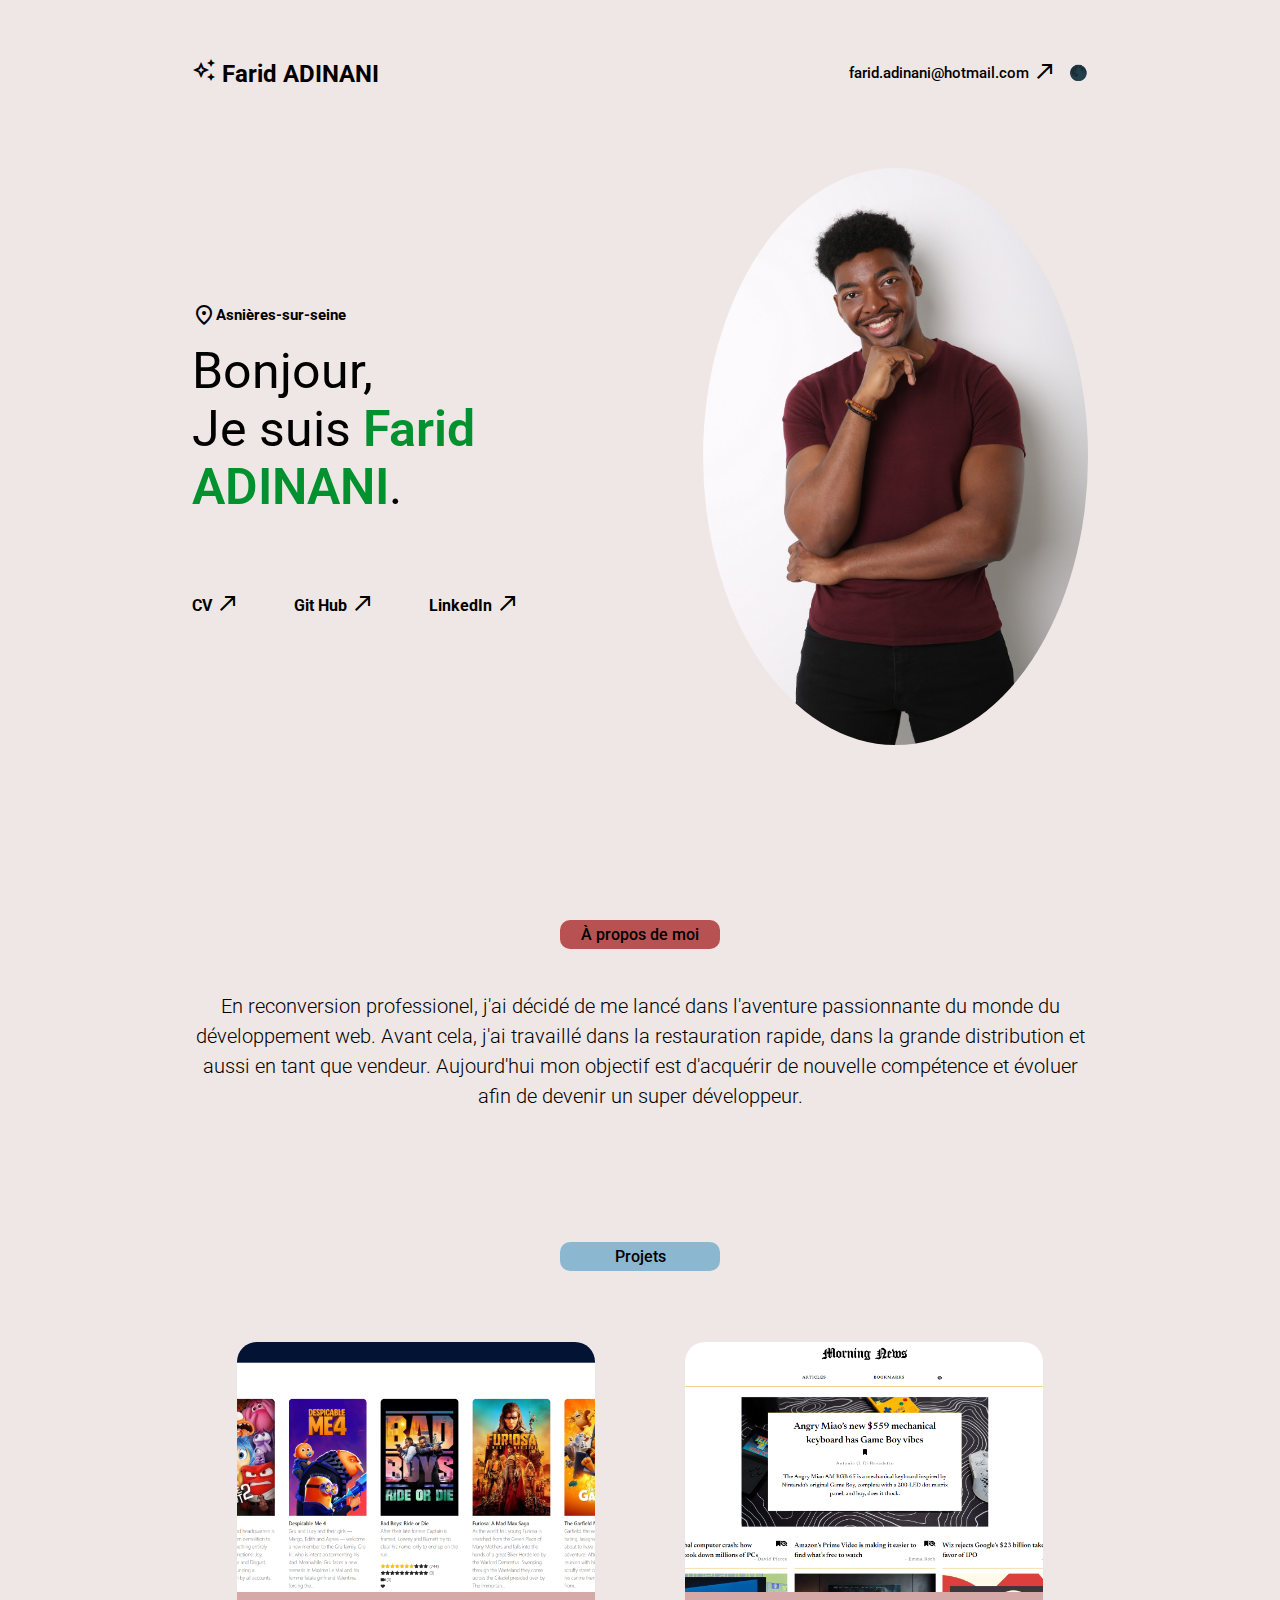
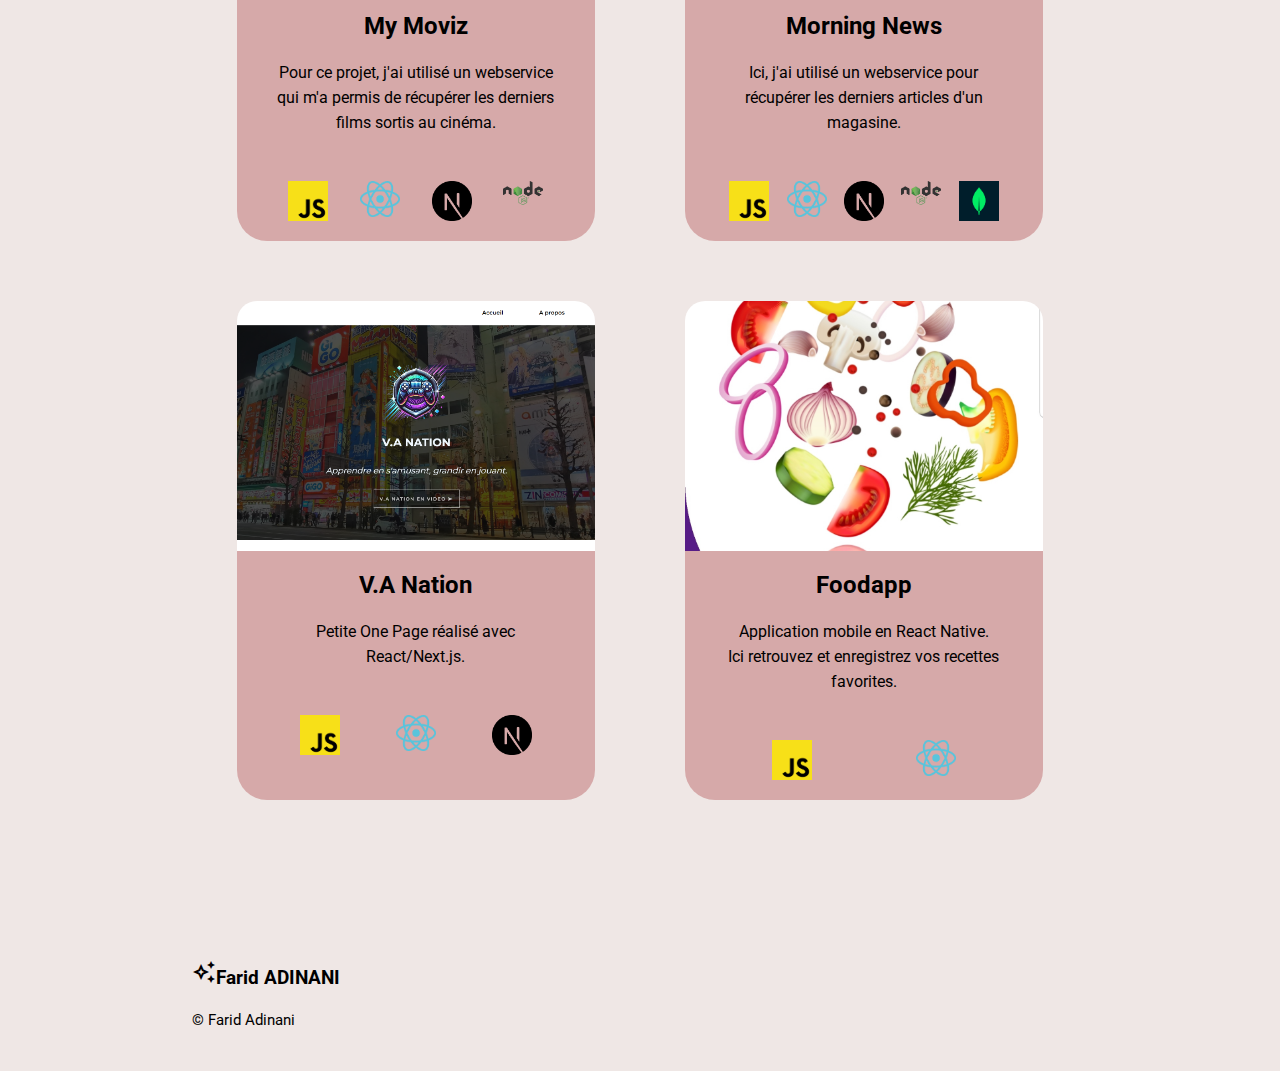
<file: index.html>
<!DOCTYPE html>
<html lang="en">
  <head>
    <meta charset="UTF-8" />
    <meta http-equiv="X-UA-Compatible" content="IE=edge" />
    <meta name="viewport" content="width=device-width, initial-scale=1.0" />
    <link rel="stylesheet" href="style.css" />
    <link
      rel="stylesheet"
      href="https://fonts.googleapis.com/css2?family=Material+Symbols+Outlined:opsz,wght,FILL,GRAD@20..48,100..700,0..1,-50..200"
    />
    <title>Farid</title>
  </head>

  <body>
    <nav>
      <h2>
        <span class="material-symbols-outlined"> auto_awesome </span> Farid
        ADINANI
      </h2>

      <ul>
        <li>
          <a class="mail" href="mailto:farid.adinani@hotmail.com">farid.adinani@hotmail.com
          <span class="material-symbols-outlined"> north_east </span></a>
        </li>
        <!-- onclick: Attribut HTML qui permet de mettre du JS, ici on appelle la fonction crée sur la page JS-->
        <li id="dark-light-mode" onclick="changeDarkMode()">🌑</li>
      </ul>
    </nav>

    <header>
      <div class="header-left">
        <small
          ><span class="material-symbols-outlined"> location_on </span>
          Asnières-sur-seine
        </small>

        <h1>
          Bonjour, <br />
          Je suis <span id="name">Farid ADINANI</span>.
        </h1>

        <div class="links">
          <a href="./CV__FARID_ADINANI_Dev.pdf" download=""
            >CV <span class="material-symbols-outlined"> north_east </span>
          </a>

          <a href="https://github.com/FaridJx"
            >Git Hub <span class="material-symbols-outlined"> north_east </span>
          </a>

          <a href="https://www.linkedin.com/in/farid-adinani-124093252/"
            >LinkedIn
            <span class="material-symbols-outlined"> north_east </span>
          </a>
        </div>
      </div>

      <div class="header-right">
        <img src="assets/pdn.JPG" alt="pdp" />
      </div>
    </header>

    <section class="a-propos">
        <h4 class="onglet1">À propos de moi</h4>
      <p>
        En reconversion professionel, j'ai décidé de me lancé dans l'aventure passionnante du monde du développement web. Avant cela, j'ai travaillé dans la restauration rapide, dans la grande distribution et aussi en tant que vendeur. Aujourd'hui mon objectif est d'acquérir de nouvelle compétence et évoluer afin de devenir un super développeur. <br /><br />
      </p>
    </section>

    <section class="projets">
        <h4 class="onglet2">Projets</h4>
        <div class="all_cards">
          <div class="projet-card">
            <div class="cardImg">
             <a href="https://mymoviz-frontend-nine-kappa.vercel.app/" target="_blank"><img class="img-project" src="./assets/MyMoviz.png" alt="projet-film" /></a> 
            </div>
            <div class="cardDesc">
              <div>

                <h2>My Moviz</h2>
                <p>
                  Pour ce projet, j'ai utilisé un webservice qui m'a permis de récupérer les derniers films sortis au cinéma.
                </p>
              </div>
              <div class="stackList">
                <ul>
                  <li><img src="./assets/JavaScript_logo.png" alt=""></li>
                  <li><img src="./assets/reactlogo.png" alt=""></li>
                  <li><img src="./assets/next-js.png" alt=""></li>
                  <li><img src="./assets/nodejs.png" alt=""></li>
                </ul>
              </div>
            </div>
          </div>

          <div class="projet-card">
            <div class="cardImg">
              <a href="https://morningnews-frontend-topaz.vercel.app/" target="_blank"><img class="img-project" src="./assets/MorningNews.png" alt="projet-news" /></a> 
            </div>
            <div class="cardDesc">
              <div>
                <h2>Morning News</h2>
                <p>
                  Ici, j'ai utilisé un webservice pour récupérer les derniers articles d'un magasine.
                </p>
              </div>
              <div class="stackList">
                <ul>
                  <li><img src="./assets/JavaScript_logo.png" alt=""></li>
                  <li><img src="./assets/reactlogo.png" alt=""></li>
                  <li><img src="./assets/next-js.png" alt=""></li>
                  <li><img src="./assets/nodejs.png" alt=""></li>
                  <li><img src="./assets/mongodb.png" alt=""></li>
                </ul>
              </div>
            </div>
          </div>

          <div class="projet-card">
            <div class="cardImg">
              <a href="https://onepage-sigma.vercel.app/" target="_blank"><img class="img-project" src="./assets/VANation.png" alt="projet-vitrine" /></a> 
            </div>
            <div class="cardDesc">
              <div>

                <h2>V.A Nation</h2>
                <p>
                  Petite One Page réalisé avec React/Next.js.
                </p>
              </div>
              <div class="stackList">
                <ul>
                  <li><img src="./assets/JavaScript_logo.png" alt=""></li>
                  <li><img src="./assets/reactlogo.png" alt=""></li>
                  <li><img src="./assets/next-js.png" alt=""></li>
                </ul>
              </div>
            </div>
          </div>

          <div class="projet-card">
            <div class="cardImg">
              <a href="https://qrfoodapp.vercel.app/" target="_blank"><img class="img-project" src="./assets/foodappScreen.jpg" alt="projet-foodapp" /></a> 
            </div>
            <div class="cardDesc">
              <div>

                <h2>Foodapp</h2>
                <p>
                  Application mobile en React Native.<br>
                  Ici retrouvez et enregistrez vos recettes favorites. 
                </p>
              </div>
              <div class="stackList">
                <ul>
                  <li><img src="./assets/JavaScript_logo.png" alt=""></li>
                  <li><img src="./assets/reactlogo.png" alt="React native"></li>
                </ul>
              </div>
            </div>
          </div>
        </div>
    </section>

    <footer>
      <h3>
        <span class="material-symbols-outlined"> auto_awesome </span>Farid
        ADINANI
      </h3>
      <p>&copy; Farid Adinani</p>
    </footer>


    <script src="script.js"></script>
  </body>
</html>
</file>
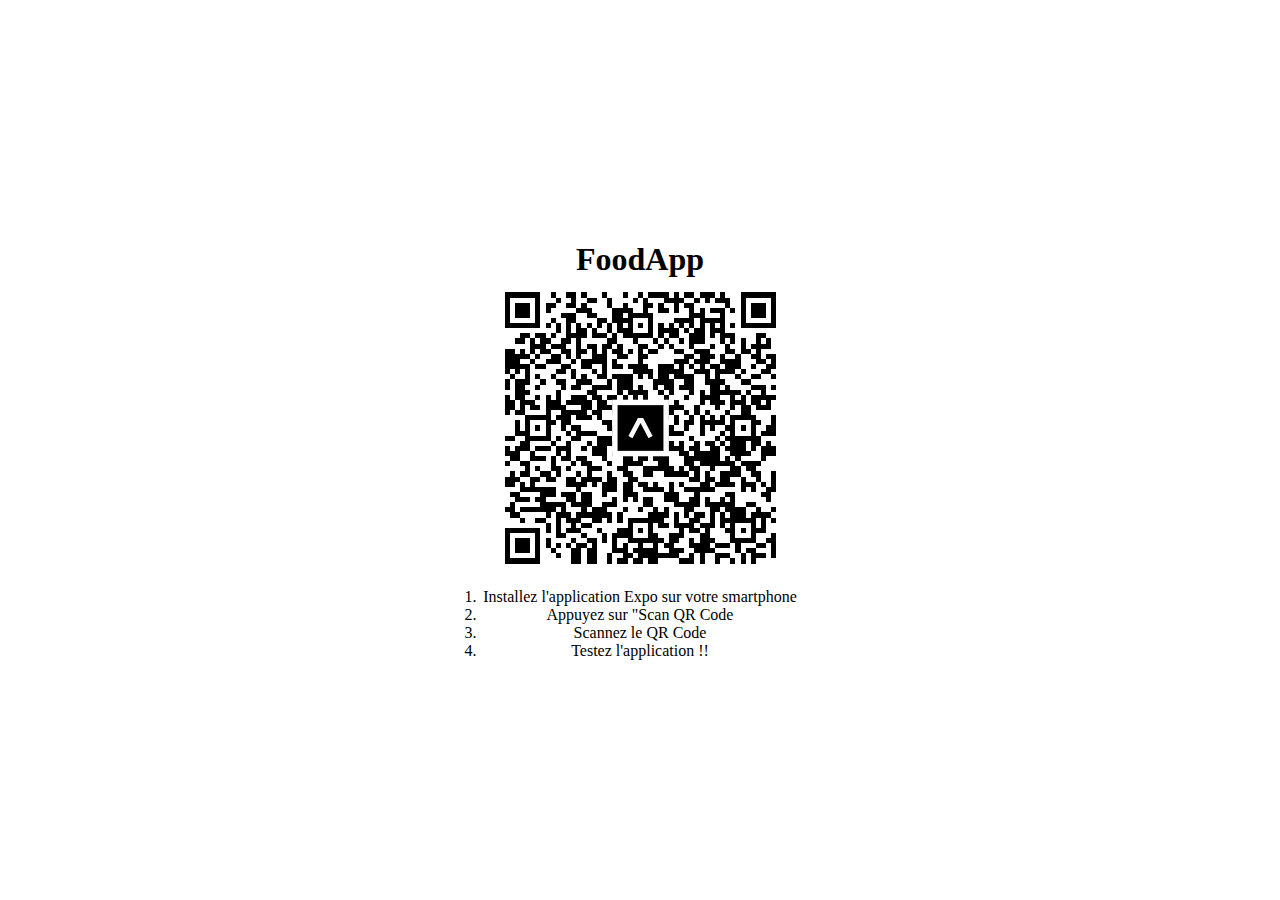
<file: qrcode.html>
<!DOCTYPE html>
<html lang="en">
<head>
    <meta charset="UTF-8">
    <meta name="viewport" content="width=device-width, initial-scale=1.0">
    <link
      rel="stylesheet"
      href="https://fonts.googleapis.com/css2?family=Material+Symbols+Outlined:opsz,wght,FILL,GRAD@20..48,100..700,0..1,-50..200"
    />
    <link rel="stylesheet" href="qrcode.css">
    <title>QR Code</title>
</head>
<body>
    <main>
        <h1>FoodApp</h1>
        <img src="/assets/foodapp_QR.png" alt="">
        <ol>
            <li>Installez l'application Expo sur votre smartphone</li>
            <li>Appuyez sur "Scan QR Code</li>
            <li>Scannez le QR Code</li>
            <li>Testez l'application !!</li>
        </ol>
    </main>
</body>
</html>
</file>
<file: style.css>
@import url('https://fonts.googleapis.com/css2?family=Roboto:wght@100;300;400;500&display=swap');

:root {
    --background-color: #efe7e5;
    --text-color: black;
}

body{
    font-family: 'Roboto', sans-serif;
    margin: 3% 15%;
    background-color: var(--background-color);
    color: var(--text-color);
}

p{
    /* Espace entre les lignes; */
    line-height: 25px;
}

ul{
    list-style: none;
}


nav{
    display: flex;
    justify-content: space-between;
    align-items: center;
}

nav ul{
    display: flex;
    align-items: center;
    font-weight: 500;
}

nav ul li{
    margin-left: 40px;
    cursor: pointer;
    position: relative;
    font-size: 15px;
}

nav ul li span{
    position: absolute;
    top: -5px;
    right: -28px;
}

nav ul li a{
    color: inherit;
    text-decoration: none;
}

header{
    margin-top: 60px;
    display: flex;
    justify-content: space-between;
    align-items: center;
}

header .header-left{
    flex: 6;
    margin-right: 50px;
}

header .header-left small{
    font-weight: bold;
    font-size: 15px;
    display: flex;
    align-items: center;
}

header .header-left h1{
    font-size: 50px;
    font-weight: 400;
    margin-top: 15px;
}

header .header-left .links {
    display: flex;
    margin-top: 80px;
    justify-content: space-between;
    width: 300px;
}

header .header-left .links a {
    /* inherit: prend la couleur initialement donnée (tout en haut) */
    /* margin-right: 50px; */
    position: relative;
    color: inherit;
    text-decoration: none;
    font-weight: bold;
    transition: 0.3s;
}

header .header-left .links a:hover{
    color: #a3a3a3;
}

header .header-left .links a span {
    position: absolute;
    top: -5px;
    right: -28px;
}

header #name{
    font-weight: 600;
    color:#01922f
}

header .header-right{
    flex: 5;
}


header .header-right img{
    width: 100%;
    border-radius: 50%;
}

h4{
    display: flex;
    justify-content: center;
    border-radius: 10px;
    width: 150px;
    padding: 5px;
}

.onglet1{
    background-color: #b85151;
    font-weight: 500;
}

.onglet2{
    background-color: #3590be8a;
    font-weight: 500;
}

.a-propos {
    display: flex;
    flex-direction: column;
    align-items: center;
    margin-top: 150px;
}

.a-propos p{
    font-size: 20px;
    line-height: 30px;
    font-weight: 300;
    text-align: center;
}

/* 
Au cas où je veux ajouter une signature (img format png):

.a-propos .signature{
    width: 30%;
    background-color: #efe7e5;
} 

*/

.projets{
    display: flex;
    flex-direction: column;
    align-items: center;
    margin-top: 60px;
    width: 100%;
    /* border: 1px solid black */
}

.all_cards{
    display: flex;
    flex-wrap: wrap;
    width: 100%;
    justify-content: space-around;
    margin-top: 50px;
    /* border: 1px red solid; */
}

.projets .projet-card {
    display: flex;
    flex-direction: column;
    align-items: center;
    margin-bottom: 60px;
    width: 40%;
    /* border: 2px solid red; */
    border-radius: 30px;
    background-color: #d4a4a4ef;
    transition: 0.4s;
}

.projets .projet-card a{
    color: rgb(26, 26, 26);
}

.projets .projet-card .cardImg img{
    object-fit: cover;
    border-top-left-radius: 20px;
    border-top-right-radius: 20px;
}

.projets .projet-card:hover{
    transform: scale(1.05);
}

a{
    color: black;
    text-decoration: none;
}
.cardImg{
    width: 100%;
    height: 250px;
    margin: 0 auto;
    /* border: 1px solid rebeccapurple; */
}

.img-project{
    width: 100%;
    height: 100%;
}

.cardDesc{
    /* display: flex;
    flex-direction: column;
    align-items: center; */
    width: 80%;
}

.cardDesc p, h2 {
    text-align: center;
}

.stackList{
    /* width: 100%; */
    margin-top: 30px;
}

.cardDesc .stackList ul{
    display: inline-flex;
    flex-wrap: wrap;
    width: 100%;
    justify-content: space-around;
    padding: 0;
}

.cardDesc .stackList ul li img{
    width: 40px;
}

footer{
    margin-top: 100px;
}

footer p{
    font-size: 15px;
}

/* @media: permet de modifier le CSS en fonction de la taille de l'écran */

@media screen and (max-width: 900px){
    .all_cards{
        display: block;
        width: 100%;
    }
    .projets .projet-card{
        width: 70%;
        margin: 30px auto;
    }
}

@media screen and (max-width: 661px){
    nav{
        display: block;
    }
    nav ul{
        padding: 0;
    }
    nav ul li{
        margin: 0 auto;
    }

    header {
        flex-direction: column-reverse;
    }

    .header-left{
        display: block;
        margin-left: 50px;
        text-align: center;
    }

    .header-left small{
        justify-content: center;
    }

    .header-left .links{
        margin: 0 auto;
        width: 80%;
    }

    .header-right{
        margin-bottom: 40px;
    }

    header .header-right img{
        width: 250px;
    }

    .projets .projet-card .cardImg img{
        width: 100%;
    }

    .projets .projet-card{
        width: 100%;
    }
}
</file>
<file: qrcode.css>
*{
    margin: 0;
    padding: 0;
}

body{
    display: flex;
    align-items: center;
    justify-content: center;
    height: 100vh;
}

main{
    text-align: center;
}
</file>
